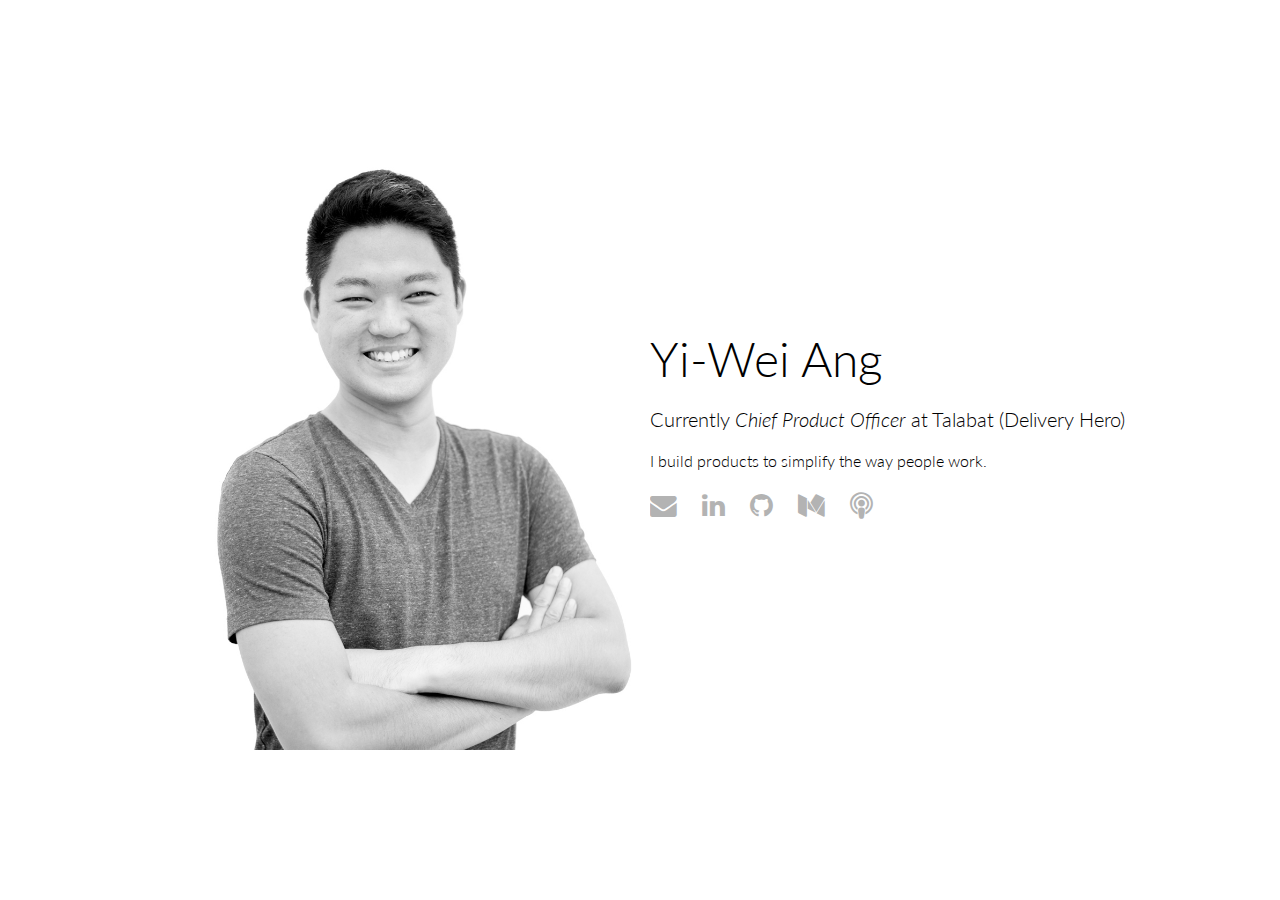
<file: index.html>
<html>

<head>
    <title>Yi-Wei Ang | Chief Product Officer @ Talabat, Delivery Hero</title>
    <link rel="stylesheet" type="text/css" href="stylesheets/style.css" />
    <link href="https://fonts.googleapis.com/css?family=Lato" rel="stylesheet" type="text/css" />
    <link
        href="https://fonts.googleapis.com/css?family=Lato:400,300,300italic,400italic,700,700italic,900,900italic,100italic"
        rel="stylesheet" type="text/css" />
    <script src="https://ajax.googleapis.com/ajax/libs/jquery/2.2.2/jquery.min.js"></script>
    <link rel="stylesheet" href="https://maxcdn.bootstrapcdn.com/font-awesome/4.7.0/css/font-awesome.min.css" />
    <meta name="viewport" content="width=device-width, initial-scale=1" />
    <script src="scripts/ga.js"></script>
    <script src="scripts/main.js"></script>
    <script src="https://ajax.googleapis.com/ajax/libs/jquery/2.2.2/jquery.min.js"></script>
</head>

<body id="top">
    <div class="shell">
        <section class="container">
            <div class="left-rail"><img src="images/yiwei.jpg" class="profile" /></div>
            <div class="right-rail"><span class="header">Yi-Wei Ang</span>
                <p>Currently <i>Chief Product Officer </i>at Talabat (Delivery Hero)</p>
                <p class="sub">I build products to simplify the way people work. </p><span> 
                    <a href="mailto:hello@yiweiang.me" title = "Email me!"><i class="icon fa fa-envelope fa-lg"> </i></a>
                    <a href="https://sg.linkedin.com/in/yiweiang"  title = "LinkedIn"><i class="icon fa fa-linkedin fa-lg"></i></a>
                    <a href="https://www.github.com/yiweiang" title = "GitHub"><i class="icon fa fa-github fa-lg"></i></a>
                    <a href="https://www.medium.com/@yiwei.ang" title = "Medium"><i class="icon fa fa-medium fa-lg"></i></a></span>
                    <a href="http://www.techforthought.me/" title = "Tech for Thought Podcast"><i class="icon fa fa-podcast fa-lg"></i></a></span>
            </div>
        </section>
    </div>
</body>

</html>
</file>
<file: stylesheets/style.css>
.shell{
  height:100%;
  width:100%;
  background-color:white;
}

.container{
  max-width:1100px;
  min-width:1100px;
  height:600px;
  background-color:white;
  position: absolute;
	top: 50%;
  left:50%;
  margin: -300px 0 0 -550px;
}

.cv{
  max-width:640px;
  min-width:640px;
  height:1000px;
  margin: 0 auto;
  margin-top:800px;
  position: relative;
  background-color:white;
  text-align:left;
}

.cvtext{
  position:relative;
  left:330px;
  top:200px;
}

p.active{
  font-weight:600;
}

a{
  text-decoration: none;
  color:inherit;
}

a:hover{
  font-weight:600;
}

.nav{
  position:fixed;
  top:10px;
  left:20px;
  font-size:14px;
  text-align: left;
  z-index:10;
}

.left-rail{
  width: 40%;
   float:left;
}

.right-rail{
  width:45%; 
  float:left;
  margin-top:180px;
  margin-left: 120px;
}

.profile{
  height:100%;
}

body{
  font-family: 'Lato', Arial, Helvetica, sans-serif;
  font-size:20px;
  font-weight:300;
}

.header{
  font-size:48px;
}

.icon{
  color:#b3b3b3;
  padding-right:20px; 
  padding-top:10px;
}

.icon:hover{
  color:#737373;
  padding-right:20px; 
  padding-top:10px;
}


p.sub{
  font-size:16px;
}

p.cvsub{
  font-size:16px;

}

p.cvheader{
  padding-top:30px;
  font-weight:600;
  font-size: 20px;
}

@media screen and (max-width: 1000px) {
    .profile {
      display:none;
    }
    .right-rail{
      margin-left:200px;
      width: 80%;
      margin-top:100px;
    }
    .shell{
      max-width:100%;
      background-color:white;
      width:100%;
      height:70%;
    }
    .container{
      width:100%;
      min-width:100%;
      margin:0;
      position:absolute;
      left:0;
      top:100px;
      height:400px;
    }
    .cv{
      max-width:100%;
      min-width:100%;
      height:100%;
      padding-top:100px;
      margin-top:100px;
      text-align:center;
    }
    .cvtext{
      position:relative;
      left:0px;
      top:0;
    }
}
</file>
